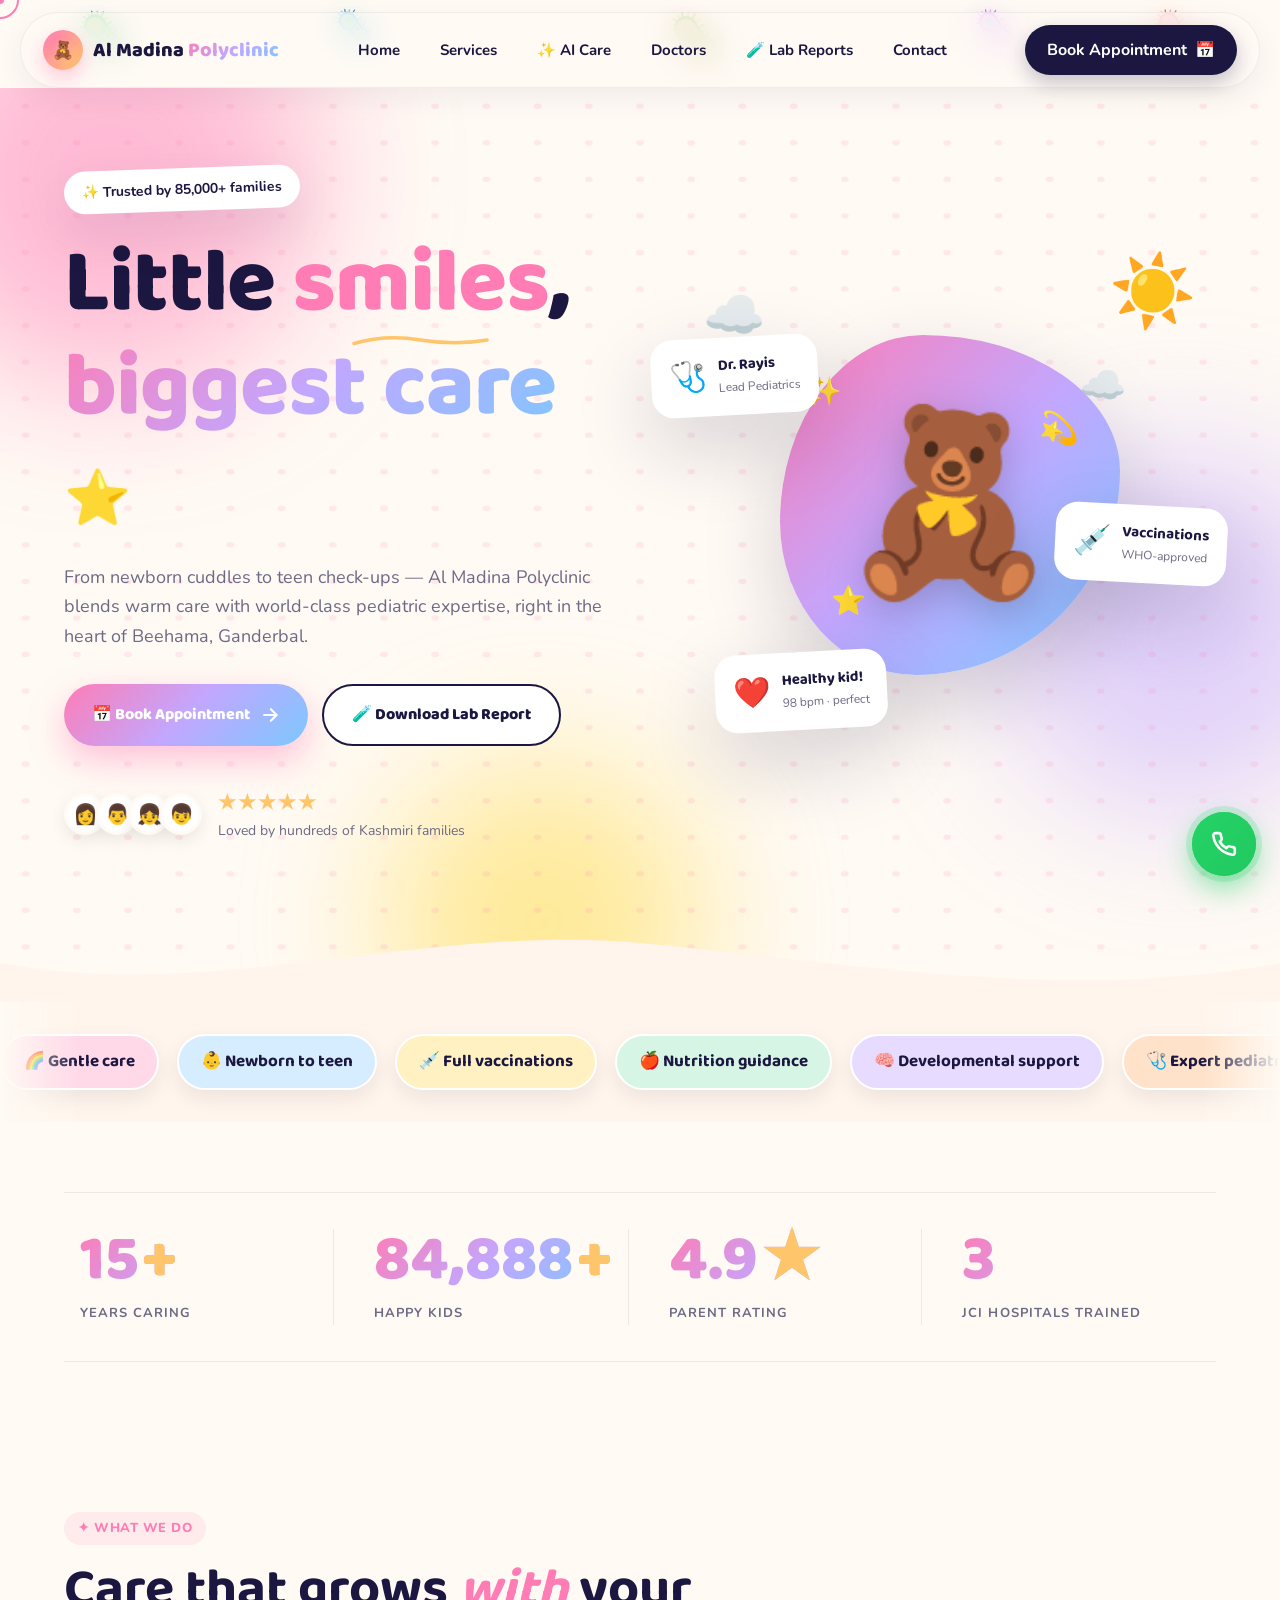
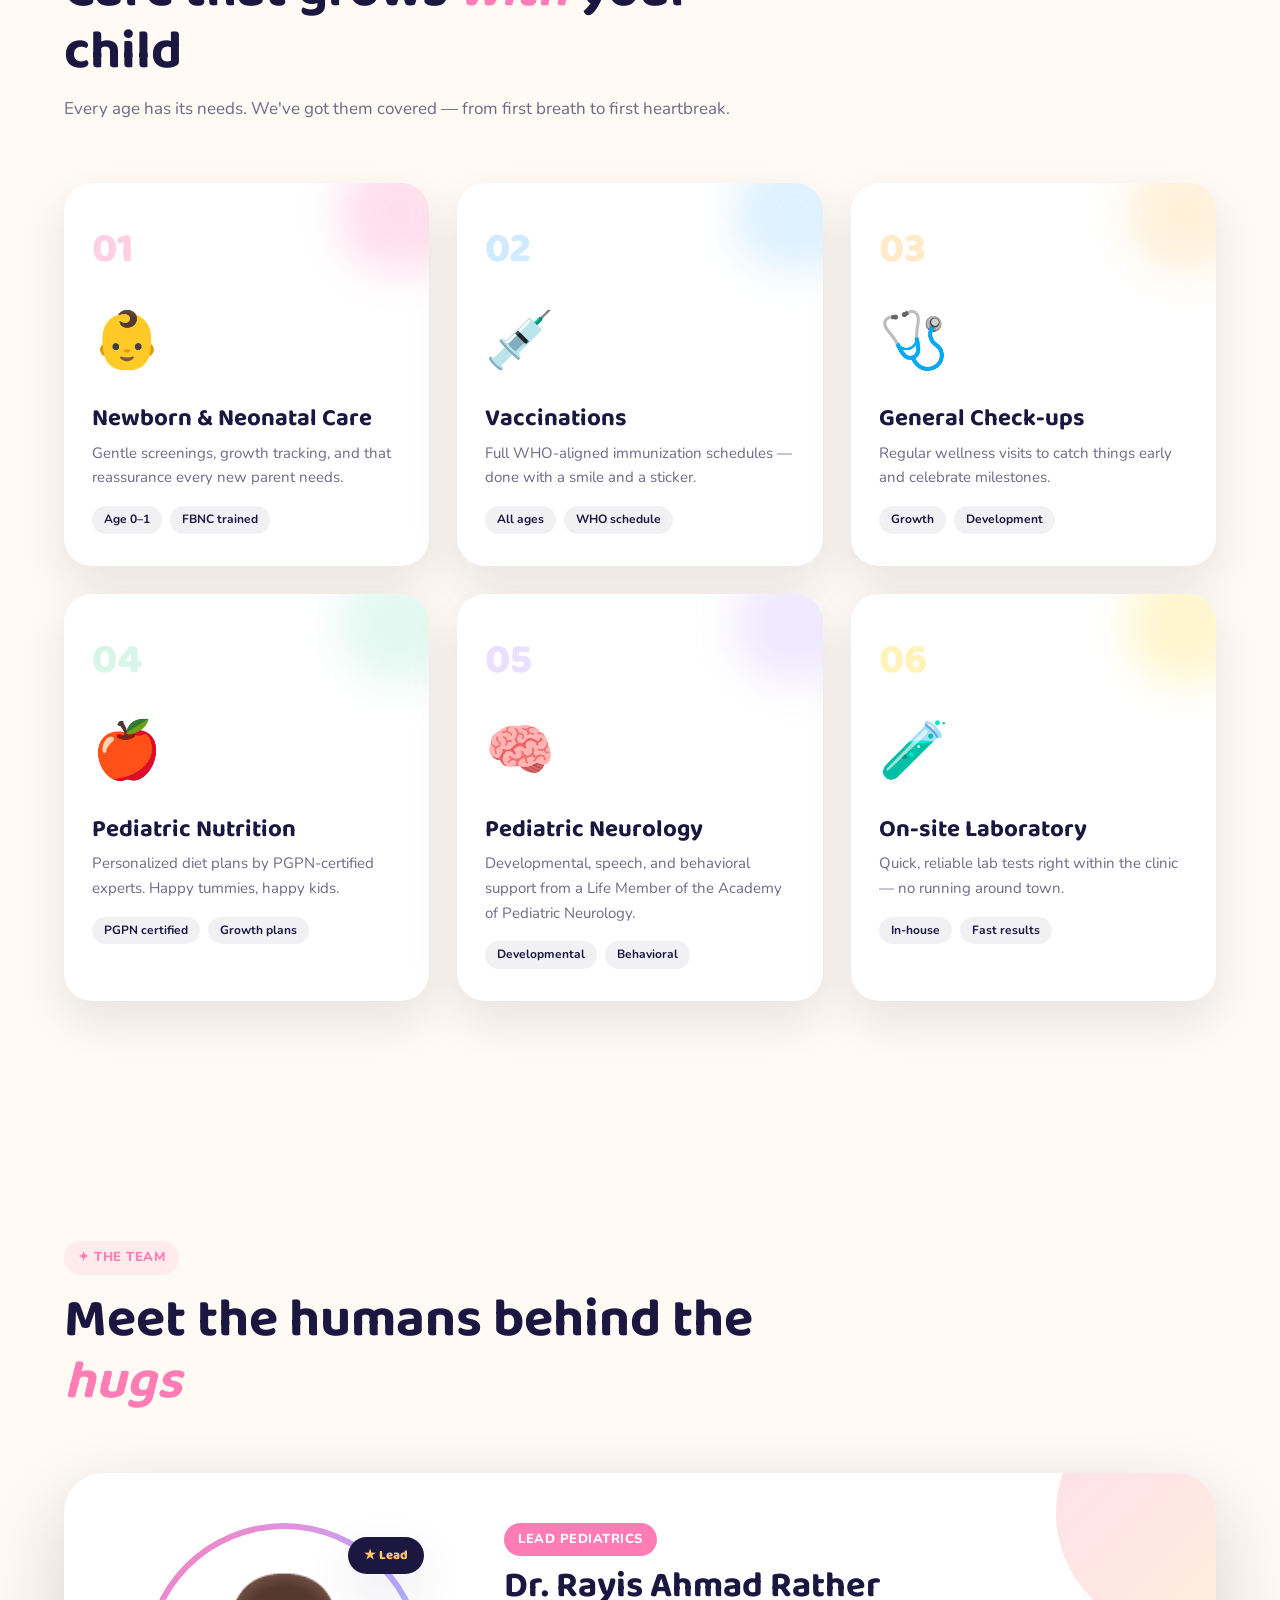
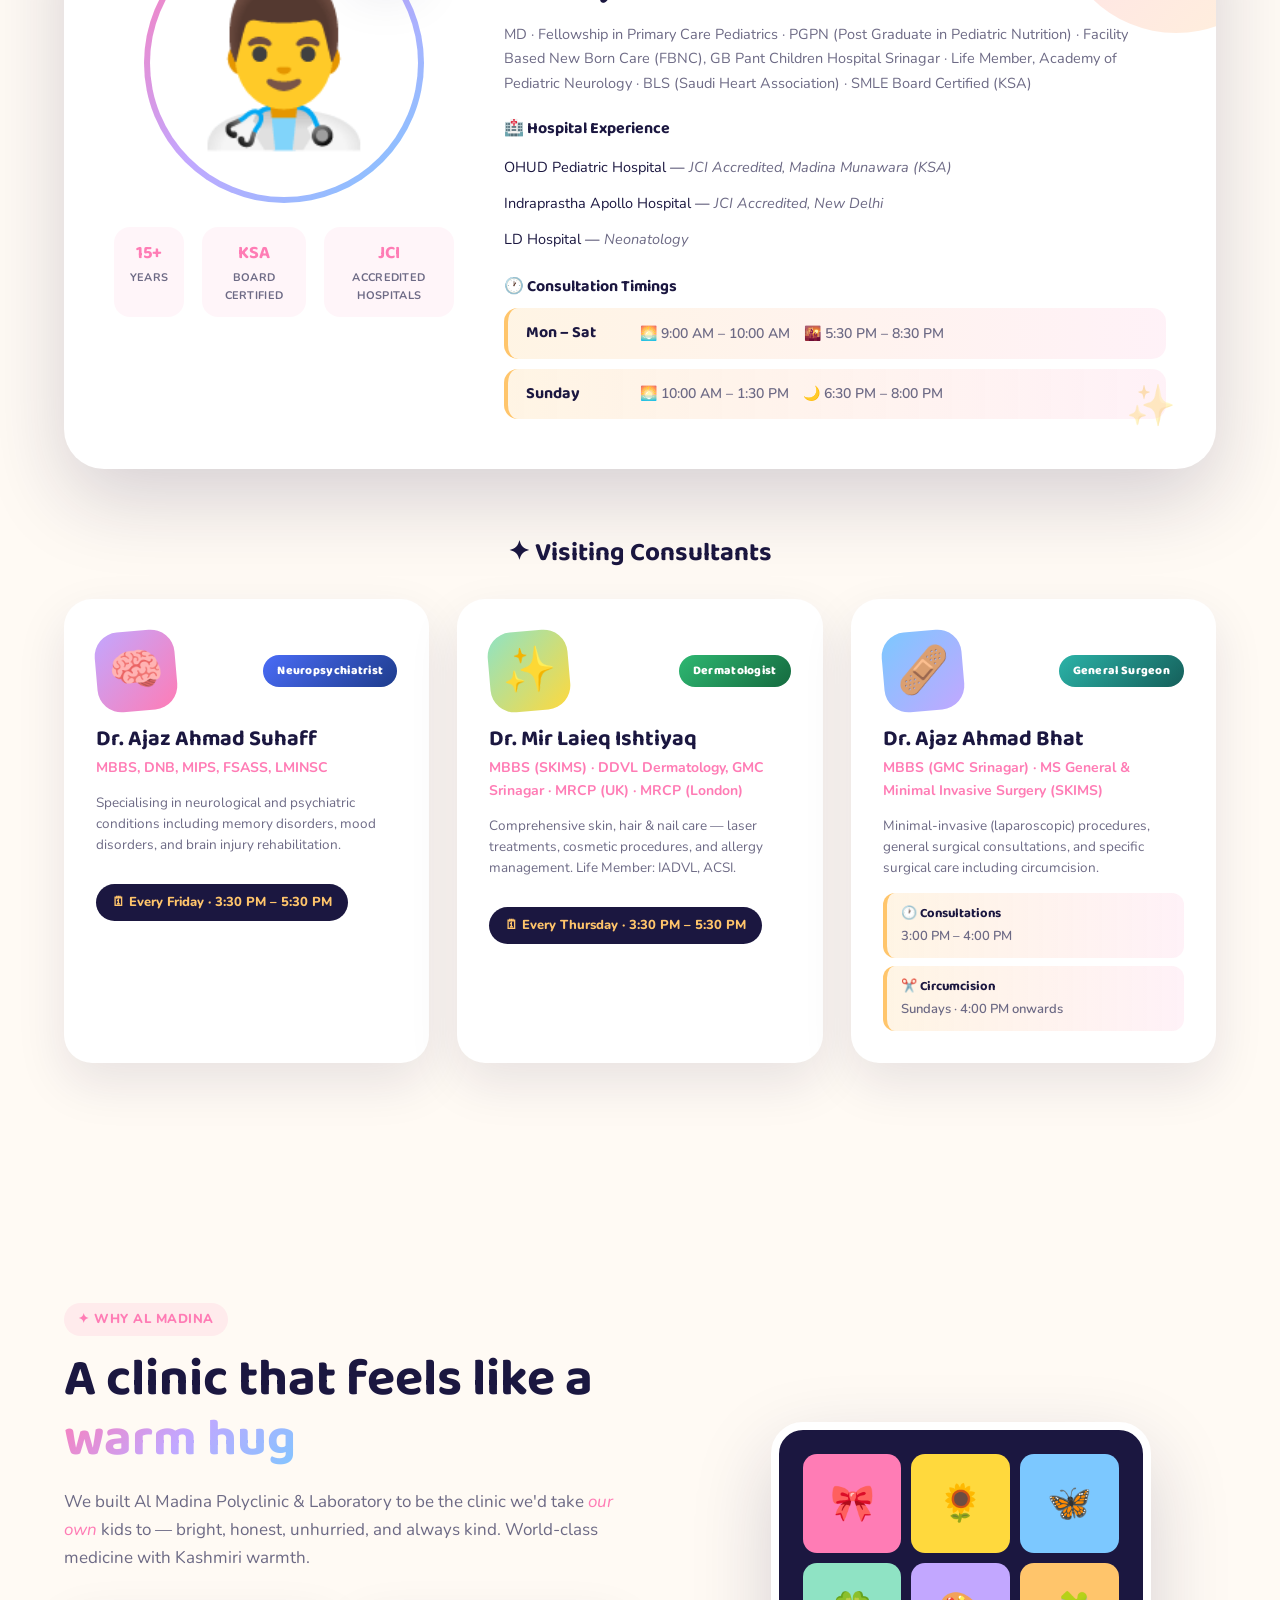
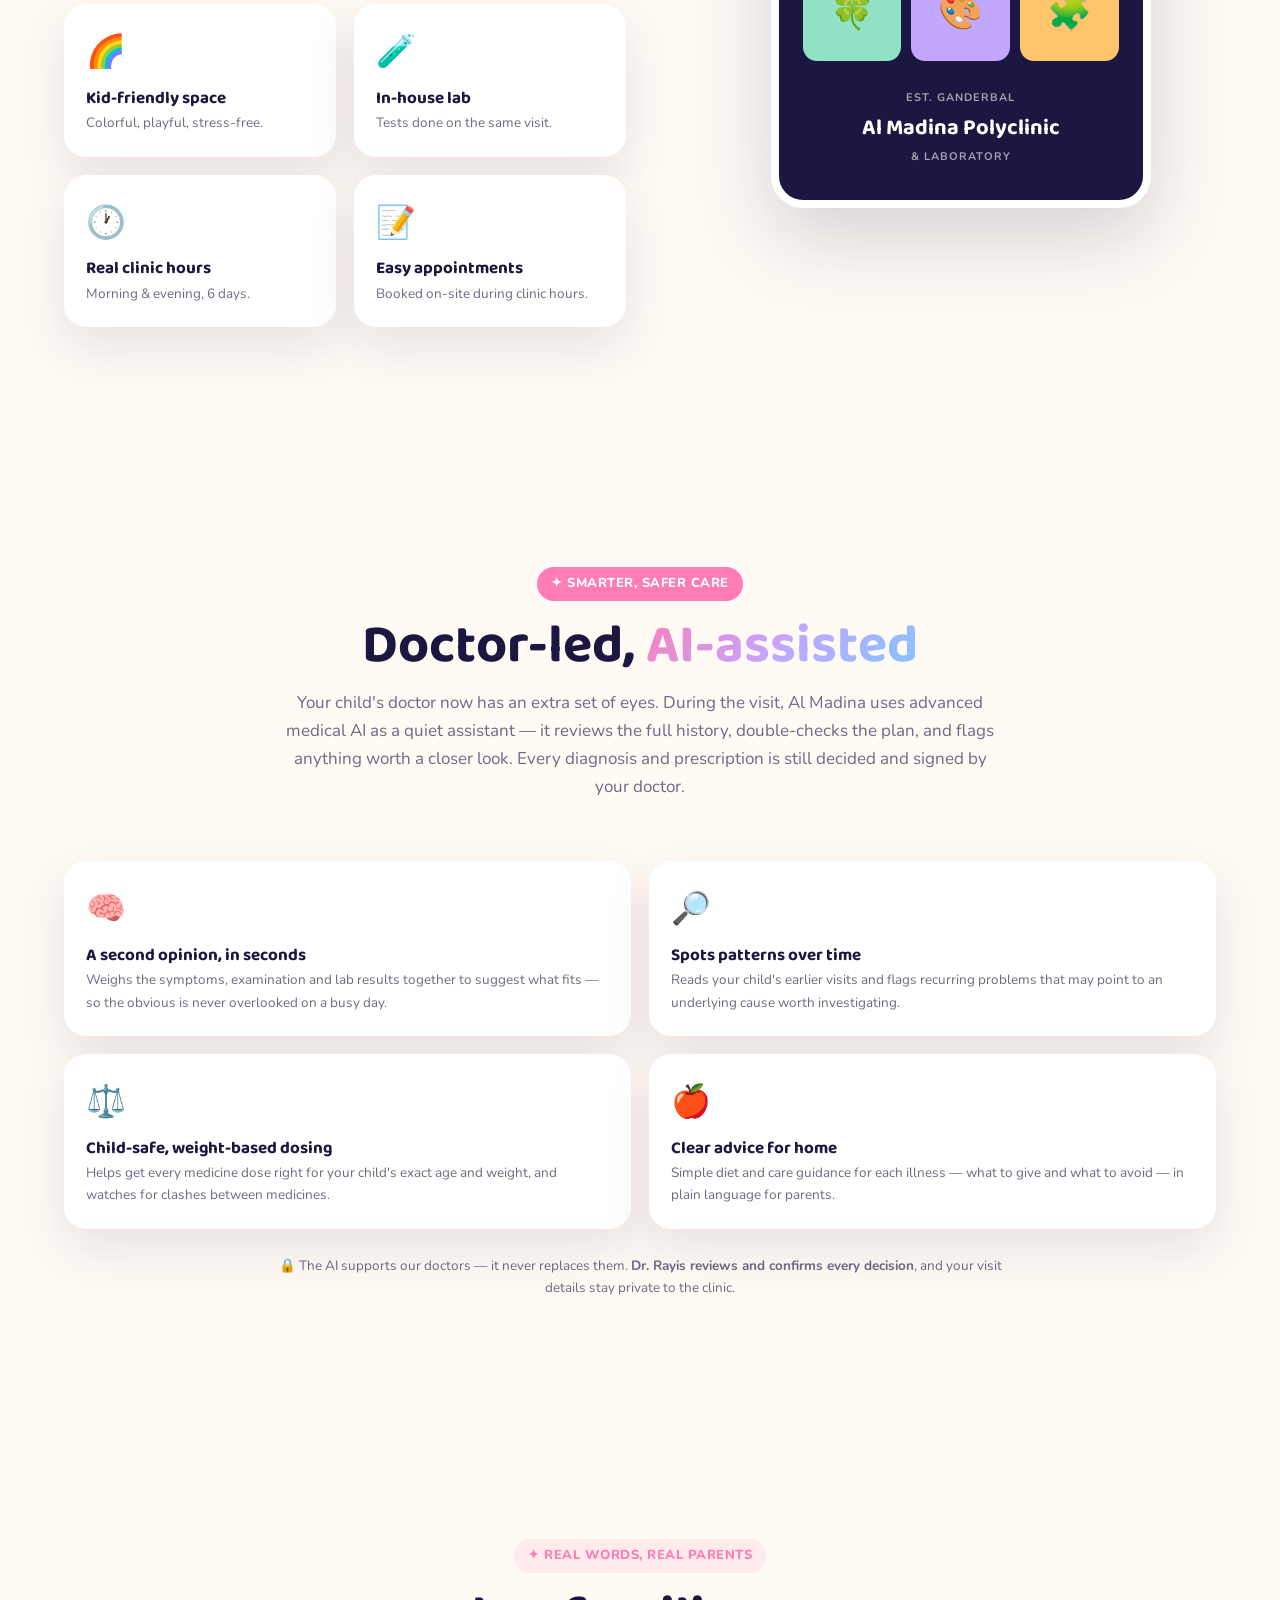
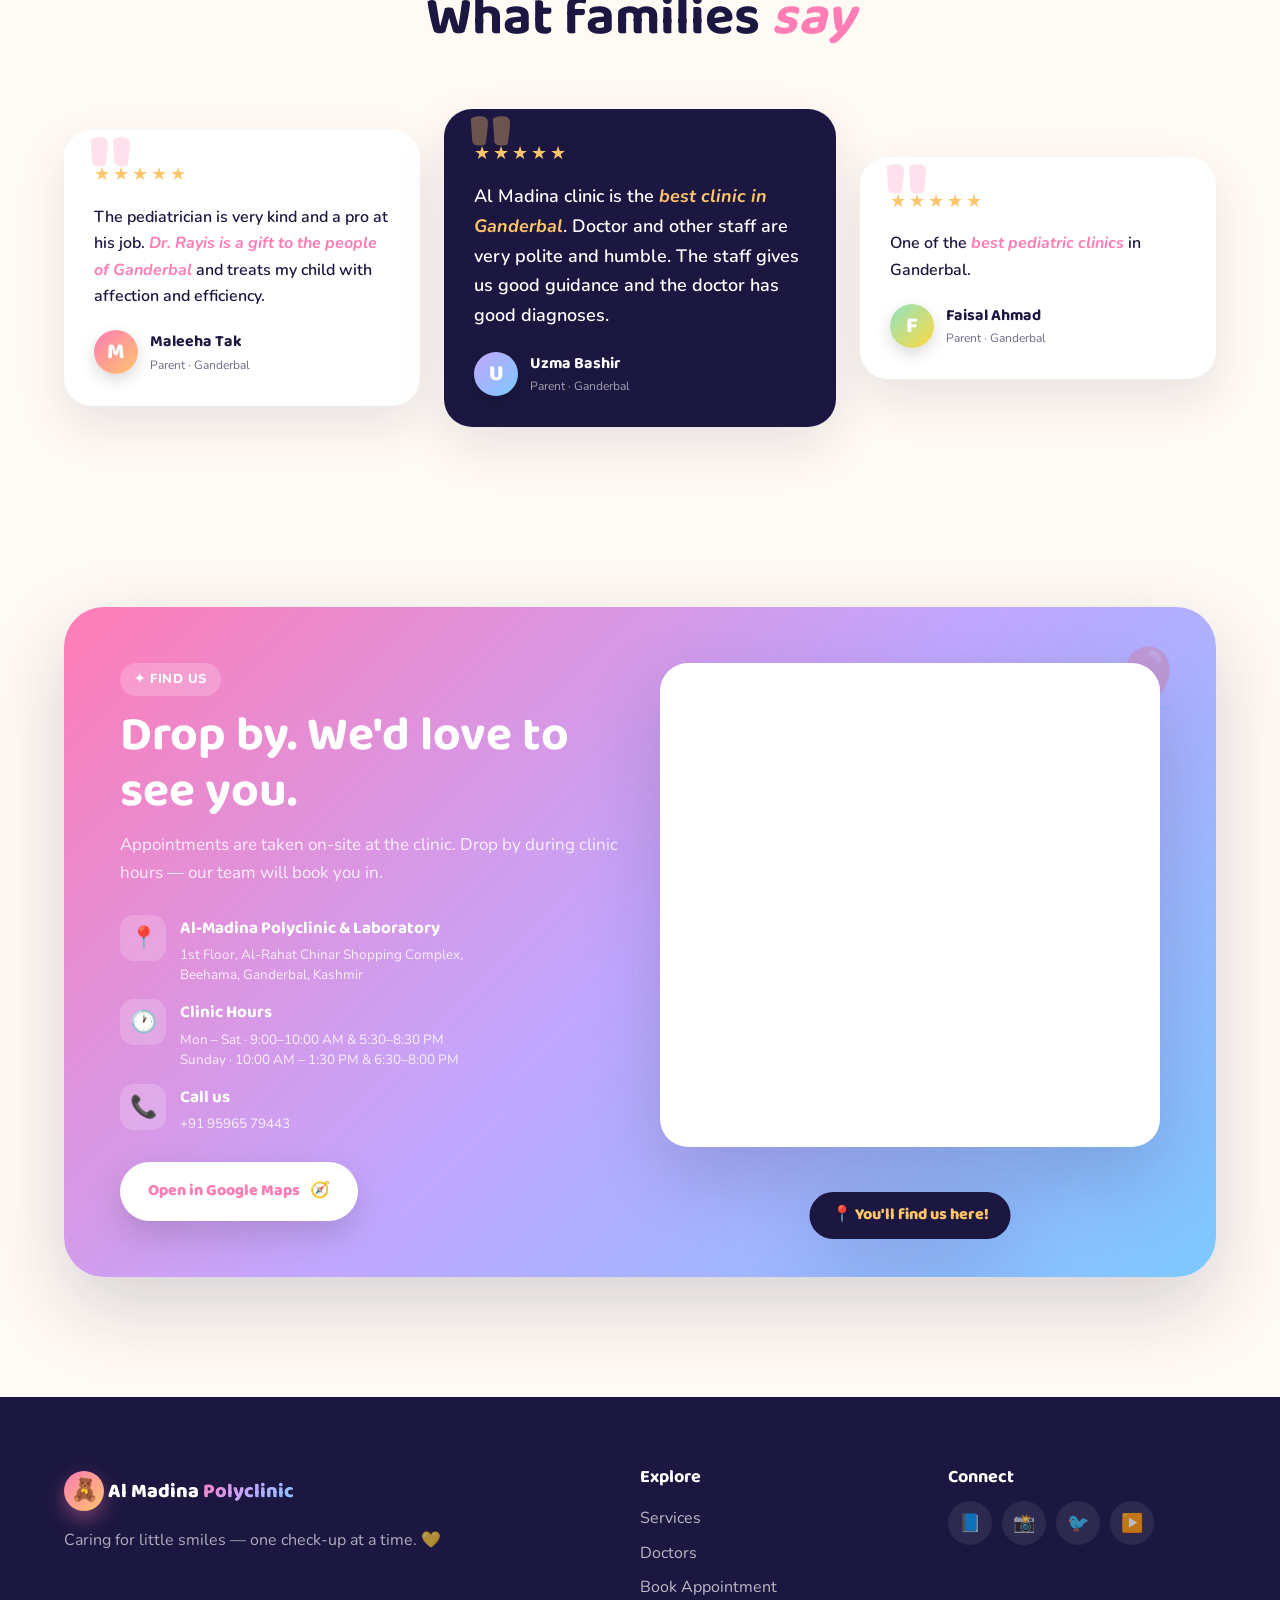
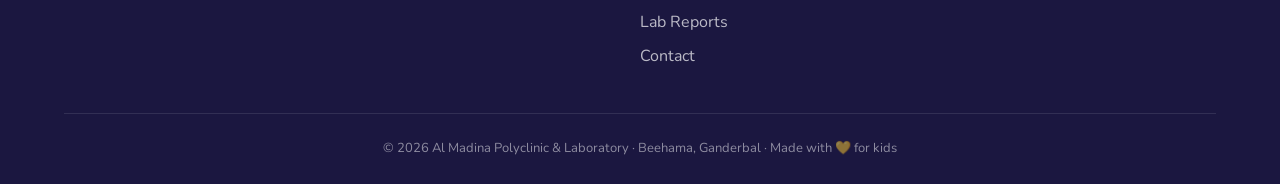
<file: index.html>
<!DOCTYPE html>
<html lang="en">
<head>
<meta charset="UTF-8" />
<meta name="viewport" content="width=device-width, initial-scale=1" />
<title>Al Madina Polyclinic — Caring for Little Smiles 🌈</title>
<link rel="preconnect" href="https://fonts.googleapis.com">
<link rel="preconnect" href="https://fonts.gstatic.com" crossorigin>
<link href="https://fonts.googleapis.com/css2?family=Baloo+2:wght@500;600;700;800&family=Nunito:wght@400;600;700&display=swap" rel="stylesheet">
<link rel="stylesheet" href="styles.css?v=3" />
</head>
<body>

<!-- Animated cursor -->
<div id="cursor-dot"></div>
<div id="cursor-ring"></div>

<!-- Floating germs — tap to zap! -->
<div class="balloons" aria-hidden="true" title="Tap the germs to zap them!">
  <span class="balloon b1">🦠</span>
  <span class="balloon b2">🦠</span>
  <span class="balloon b3">🦠</span>
  <span class="balloon b4">🦠</span>
  <span class="balloon b5">🦠</span>
</div>

<!-- Navbar -->
<header class="nav">
  <a href="#home" class="logo">
    <span class="logo-bubble">
      <svg viewBox="0 0 40 40" width="32" height="32"><circle cx="20" cy="20" r="18" fill="url(#g1)"/><defs><linearGradient id="g1" x1="0" x2="1" y1="0" y2="1"><stop stop-color="#ff7cb5"/><stop offset="1" stop-color="#ffc56b"/></linearGradient></defs><text x="20" y="27" text-anchor="middle" font-size="22">🧸</text></svg>
    </span>
    <span class="logo-text">Al Madina <em>Polyclinic</em></span>
  </a>
  <nav class="nav-links">
    <a href="#home">Home</a>
    <a href="#services">Services</a>
    <a href="#ai-care">✨ AI Care</a>
    <a href="#doctors">Doctors</a>
    <a href="report.html">🧪 Lab Reports</a>
    <a href="#contact">Contact</a>
  </nav>
  <a href="appointment.html" class="pill-btn nav-cta"><span>Book Appointment</span> 📅</a>
  <button class="menu-toggle" aria-label="Menu">☰</button>
</header>

<!-- Floating phone button -->
<a href="tel:+919596579443" class="phone-fab" aria-label="Call Al Madina Polyclinic">
  <span class="fab-glow"></span>
  <span class="fab-glow fab-glow-2"></span>
  <span class="fab-icon">
    <svg viewBox="0 0 24 24" width="26" height="26" fill="none" stroke="currentColor" stroke-width="2.4" stroke-linecap="round" stroke-linejoin="round"><path d="M22 16.92v3a2 2 0 0 1-2.18 2 19.79 19.79 0 0 1-8.63-3.07 19.5 19.5 0 0 1-6-6 19.79 19.79 0 0 1-3.07-8.67A2 2 0 0 1 4.11 2h3a2 2 0 0 1 2 1.72 12.84 12.84 0 0 0 .7 2.81 2 2 0 0 1-.45 2.11L8.09 9.91a16 16 0 0 0 6 6l1.27-1.27a2 2 0 0 1 2.11-.45 12.84 12.84 0 0 0 2.81.7A2 2 0 0 1 22 16.92z"/></svg>
  </span>
  <span class="fab-tooltip">+91 95965 79443</span>
</a>

<!-- hero -->
<section id="home" class="hero">
  <div class="hero-bg">
    <div class="orb o1"></div>
    <div class="orb o2"></div>
    <div class="orb o3"></div>
    <svg class="grid-lines" viewBox="0 0 100 100" preserveAspectRatio="none"><defs><pattern id="dots" width="4" height="4" patternUnits="userSpaceOnUse"><circle cx="2" cy="2" r="0.3" fill="#ff7cb5" opacity=".3"/></pattern></defs><rect width="100" height="100" fill="url(#dots)"/></svg>
  </div>

  <div class="hero-inner">
    <div class="hero-left">
      <div class="sticker wiggle">
        <span>✨ Trusted by 85,000+ families</span>
      </div>
      <h1 class="big-title">
        Little <span class="word-accent"><span>smiles</span><svg viewBox="0 0 200 20"><path d="M5 15 Q 50 2 100 10 T 195 10" stroke="#ffc56b" stroke-width="5" fill="none" stroke-linecap="round"/></svg></span>,<br>
        <span class="gradient-text">biggest care</span>
        <span class="star">⭐</span>
      </h1>
      <p class="lead">From newborn cuddles to teen check-ups — Al Madina Polyclinic blends warm care with world-class pediatric expertise, right in the heart of Beehama, Ganderbal.</p>

      <div class="hero-actions">
        <a href="appointment.html" class="cta-main">
          <span>📅 Book Appointment</span>
          <svg viewBox="0 0 24 24" width="20" height="20"><path d="M5 12h14M13 5l7 7-7 7" stroke="white" stroke-width="2.5" fill="none" stroke-linecap="round" stroke-linejoin="round"/></svg>
        </a>
        <a href="report.html" class="cta-ghost">🧪 Download Lab Report</a>
      </div>

      <div class="trust-row">
        <div class="avatars">
          <span>👩</span><span>👨</span><span>👧</span><span>👦</span>
        </div>
        <div>
          <strong>★★★★★</strong>
          <p>Loved by hundreds of Kashmiri families</p>
        </div>
      </div>
    </div>

    <div class="hero-right">
      <!-- Animated scene -->
      <div class="scene">
        <div class="sun">☀️</div>
        <div class="cloud c1">☁️</div>
        <div class="cloud c2">☁️</div>

        <div class="bear-wrap">
          <div class="bear-bg"></div>
          <div class="bear">🧸</div>
          <div class="sparkle sp1">✨</div>
          <div class="sparkle sp2">💫</div>
          <div class="sparkle sp3">⭐</div>
        </div>

        <div class="float-card fc-1 tilt-left">
          <span class="fc-ico">🩺</span>
          <div>
            <strong>Dr. Rayis</strong>
            <small>Lead Pediatrics</small>
          </div>
        </div>

        <div class="float-card fc-2 tilt-right">
          <span class="fc-ico">💉</span>
          <div>
            <strong>Vaccinations</strong>
            <small>WHO-approved</small>
          </div>
        </div>

        <div class="float-card fc-3 tilt-left">
          <span class="fc-ico pulse">❤️</span>
          <div>
            <strong>Healthy kid!</strong>
            <small>98 bpm · perfect</small>
          </div>
        </div>
      </div>
    </div>
  </div>

  <!-- wave divider -->
  <svg class="wave" viewBox="0 0 1440 100" preserveAspectRatio="none"><path fill="#fff5ec" d="M0,60 C240,100 480,20 720,40 C960,60 1200,100 1440,60 L1440,100 L0,100 Z"/></svg>
</section>

<!-- marquee -->
<div class="marquee">
  <div class="marquee-track">
    <span class="chip c-pink">🌈 Gentle care</span>
    <span class="chip c-blue">👶 Newborn to teen</span>
    <span class="chip c-yellow">💉 Full vaccinations</span>
    <span class="chip c-green">🍎 Nutrition guidance</span>
    <span class="chip c-purple">🧠 Developmental support</span>
    <span class="chip c-orange">🩺 Expert pediatricians</span>
    <span class="chip c-pink">🌈 Gentle care</span>
    <span class="chip c-blue">👶 Newborn to teen</span>
    <span class="chip c-yellow">💉 Full vaccinations</span>
    <span class="chip c-green">🍎 Nutrition guidance</span>
    <span class="chip c-purple">🧠 Developmental support</span>
    <span class="chip c-orange">🩺 Expert pediatricians</span>
  </div>
</div>

<!-- stats -->
<section class="stats">
  <div class="stat-grid">
    <div class="stat" data-count="15">
      <strong><span class="num">0</span><em>+</em></strong>
      <small>Years caring</small>
    </div>
    <div class="stat" data-count="85000">
      <strong><span class="num">0</span><em>+</em></strong>
      <small>Happy kids</small>
    </div>
    <div class="stat">
      <strong>4.9<em>★</em></strong>
      <small>Parent rating</small>
    </div>
    <div class="stat" data-count="3">
      <strong><span class="num">0</span></strong>
      <small>JCI hospitals trained</small>
    </div>
  </div>
</section>

<!-- services -->
<section id="services" class="services">
  <div class="sec-head">
    <span class="eyebrow">✦ What we do</span>
    <h2>Care that grows <em>with</em> your child</h2>
    <p>Every age has its needs. We've got them covered — from first breath to first heartbreak.</p>
  </div>

  <div class="service-stack">
    <article class="srv s-1">
      <div class="srv-num">01</div>
      <div class="srv-art">👶</div>
      <div>
        <h3>Newborn & Neonatal Care</h3>
        <p>Gentle screenings, growth tracking, and that reassurance every new parent needs.</p>
        <div class="srv-tags"><span>Age 0–1</span><span>FBNC trained</span></div>
      </div>
    </article>

    <article class="srv s-2">
      <div class="srv-num">02</div>
      <div class="srv-art">💉</div>
      <div>
        <h3>Vaccinations</h3>
        <p>Full WHO-aligned immunization schedules — done with a smile and a sticker.</p>
        <div class="srv-tags"><span>All ages</span><span>WHO schedule</span></div>
      </div>
    </article>

    <article class="srv s-3">
      <div class="srv-num">03</div>
      <div class="srv-art">🩺</div>
      <div>
        <h3>General Check-ups</h3>
        <p>Regular wellness visits to catch things early and celebrate milestones.</p>
        <div class="srv-tags"><span>Growth</span><span>Development</span></div>
      </div>
    </article>

    <article class="srv s-4">
      <div class="srv-num">04</div>
      <div class="srv-art">🍎</div>
      <div>
        <h3>Pediatric Nutrition</h3>
        <p>Personalized diet plans by PGPN-certified experts. Happy tummies, happy kids.</p>
        <div class="srv-tags"><span>PGPN certified</span><span>Growth plans</span></div>
      </div>
    </article>

    <article class="srv s-5">
      <div class="srv-num">05</div>
      <div class="srv-art">🧠</div>
      <div>
        <h3>Pediatric Neurology</h3>
        <p>Developmental, speech, and behavioral support from a Life Member of the Academy of Pediatric Neurology.</p>
        <div class="srv-tags"><span>Developmental</span><span>Behavioral</span></div>
      </div>
    </article>

    <article class="srv s-6">
      <div class="srv-num">06</div>
      <div class="srv-art">🧪</div>
      <div>
        <h3>On-site Laboratory</h3>
        <p>Quick, reliable lab tests right within the clinic — no running around town.</p>
        <div class="srv-tags"><span>In-house</span><span>Fast results</span></div>
      </div>
    </article>
  </div>
</section>

<!-- doctors -->
<section id="doctors" class="doctors">
  <div class="sec-head">
    <span class="eyebrow">✦ The team</span>
    <h2>Meet the humans behind the <em>hugs</em></h2>
  </div>

  <!-- Featured doctor — hero card -->
  <article class="doc-hero">
    <div class="doc-hero-left">
      <div class="doc-photo">
        <div class="doc-ring"></div>
        <div class="doc-emoji">👨‍⚕️</div>
        <span class="doc-badge">★ Lead</span>
      </div>
      <div class="doc-quick">
        <div><strong>15+</strong><small>Years</small></div>
        <div><strong>KSA</strong><small>Board Certified</small></div>
        <div><strong>JCI</strong><small>Accredited hospitals</small></div>
      </div>
    </div>
    <div class="doc-hero-right">
      <span class="eyebrow pink">Lead Pediatrics</span>
      <h3>Dr. Rayis Ahmad Rather</h3>
      <p class="doc-bio">MD · Fellowship in Primary Care Pediatrics · PGPN (Post Graduate in Pediatric Nutrition) · Facility Based New Born Care (FBNC), GB Pant Children Hospital Srinagar · Life Member, Academy of Pediatric Neurology · BLS (Saudi Heart Association) · SMLE Board Certified (KSA)</p>

      <div class="doc-block">
        <h5>🏥 Hospital Experience</h5>
        <ul>
          <li>OHUD Pediatric Hospital — <em>JCI Accredited, Madina Munawara (KSA)</em></li>
          <li>Indraprastha Apollo Hospital — <em>JCI Accredited, New Delhi</em></li>
          <li>LD Hospital — <em>Neonatology</em></li>
        </ul>
      </div>

      <div class="doc-block">
        <h5>🕐 Consultation Timings</h5>
        <div class="tt">
          <div class="tt-row">
            <strong>Mon – Sat</strong>
            <span class="slot">🌅 9:00 AM – 10:00 AM</span>
            <span class="slot">🌇 5:30 PM – 8:30 PM</span>
          </div>
          <div class="tt-row">
            <strong>Sunday</strong>
            <span class="slot">🌅 10:00 AM – 1:30 PM</span>
            <span class="slot">🌙 6:30 PM – 8:00 PM</span>
          </div>
        </div>
      </div>
    </div>
  </article>

  <h3 class="mini-head">✦ Visiting Consultants</h3>
  <div class="doc-trio">

    <article class="doc-card">
      <div class="dc-top">
        <div class="dc-avatar dc-a1">🧠</div>
        <span class="dc-tag tag-blue">Neuropsychiatrist</span>
      </div>
      <h4>Dr. Ajaz Ahmad Suhaff</h4>
      <p class="dc-role">MBBS, DNB, MIPS, FSASS, LMINSC</p>
      <p class="dc-desc">Specialising in neurological and psychiatric conditions including memory disorders, mood disorders, and brain injury rehabilitation.</p>
      <div class="dc-when">🗓 Every Friday · 3:30 PM – 5:30 PM</div>
    </article>

    <article class="doc-card">
      <div class="dc-top">
        <div class="dc-avatar dc-a3">✨</div>
        <span class="dc-tag tag-green">Dermatologist</span>
      </div>
      <h4>Dr. Mir Laieq Ishtiyaq</h4>
      <p class="dc-role">MBBS (SKIMS) · DDVL Dermatology, GMC Srinagar · MRCP (UK) · MRCP (London)</p>
      <p class="dc-desc">Comprehensive skin, hair &amp; nail care — laser treatments, cosmetic procedures, and allergy management. Life Member: IADVL, ACSI.</p>
      <div class="dc-when">🗓 Every Thursday · 3:30 PM – 5:30 PM</div>
    </article>

    <article class="doc-card">
      <div class="dc-top">
        <div class="dc-avatar dc-a2">🩹</div>
        <span class="dc-tag tag-teal">General Surgeon</span>
      </div>
      <h4>Dr. Ajaz Ahmad Bhat</h4>
      <p class="dc-role">MBBS (GMC Srinagar) · MS General &amp; Minimal Invasive Surgery (SKIMS)</p>
      <p class="dc-desc">Minimal-invasive (laparoscopic) procedures, general surgical consultations, and specific surgical care including circumcision.</p>
      <div class="dc-schedule">
        <div><strong>🕐 Consultations</strong><span>3:00 PM – 4:00 PM</span></div>
        <div><strong>✂️ Circumcision</strong><span>Sundays · 4:00 PM onwards</span></div>
      </div>
    </article>

  </div>
</section>

<!-- about / why -->
<section id="about" class="about">
  <div class="about-grid">
    <div class="about-copy">
      <span class="eyebrow">✦ Why Al Madina</span>
      <h2>A clinic that feels like a <span class="gradient-text">warm hug</span></h2>
      <p>We built Al Madina Polyclinic & Laboratory to be the clinic we'd take <em>our own</em> kids to — bright, honest, unhurried, and always kind. World-class medicine with Kashmiri warmth.</p>

      <div class="why-grid">
        <div class="why"><span>🌈</span><h5>Kid-friendly space</h5><p>Colorful, playful, stress-free.</p></div>
        <div class="why"><span>🧪</span><h5>In-house lab</h5><p>Tests done on the same visit.</p></div>
        <div class="why"><span>🕐</span><h5>Real clinic hours</h5><p>Morning & evening, 6 days.</p></div>
        <div class="why"><span>📝</span><h5>Easy appointments</h5><p>Booked on-site during clinic hours.</p></div>
      </div>
    </div>

    <div class="about-art">
      <div class="poster">
        <div class="poster-grid">
          <div class="p-cell c-pink">🎀</div>
          <div class="p-cell c-yellow">🌻</div>
          <div class="p-cell c-blue">🦋</div>
          <div class="p-cell c-green">🍀</div>
          <div class="p-cell c-purple">🎨</div>
          <div class="p-cell c-orange">🧩</div>
        </div>
        <div class="poster-label">
          <small>Est. Ganderbal</small>
          <strong>Al Madina Polyclinic</strong>
          <small>& Laboratory</small>
        </div>
      </div>
    </div>
  </div>
</section>

<!-- AI-assisted care -->
<section id="ai-care" class="about">
  <div class="sec-head center">
    <span class="eyebrow pink">✦ Smarter, safer care</span>
    <h2>Doctor-led, <span class="gradient-text">AI-assisted</span></h2>
    <p>Your child's doctor now has an extra set of eyes. During the visit, Al Madina uses advanced medical AI as a quiet assistant — it reviews the full history, double-checks the plan, and flags anything worth a closer look. Every diagnosis and prescription is still decided and signed by your doctor.</p>
  </div>

  <div class="why-grid">
    <div class="why"><span>🧠</span><h5>A second opinion, in seconds</h5><p>Weighs the symptoms, examination and lab results together to suggest what fits — so the obvious is never overlooked on a busy day.</p></div>
    <div class="why"><span>🔎</span><h5>Spots patterns over time</h5><p>Reads your child's earlier visits and flags recurring problems that may point to an underlying cause worth investigating.</p></div>
    <div class="why"><span>⚖️</span><h5>Child-safe, weight-based dosing</h5><p>Helps get every medicine dose right for your child's exact age and weight, and watches for clashes between medicines.</p></div>
    <div class="why"><span>🍎</span><h5>Clear advice for home</h5><p>Simple diet and care guidance for each illness — what to give and what to avoid — in plain language for parents.</p></div>
  </div>

  <p style="text-align:center; color:var(--muted); font-size:13.5px; max-width:760px; margin:26px auto 0;">🔒 The AI supports our doctors — it never replaces them. <strong>Dr. Rayis reviews and confirms every decision</strong>, and your visit details stay private to the clinic.</p>
</section>

<!-- testimonials -->
<section class="testimonials">
  <div class="sec-head center">
    <span class="eyebrow">✦ Real words, real parents</span>
    <h2>What families <em>say</em></h2>
  </div>

  <div class="t-cards">
    <article class="t-card tilt-left">
      <div class="r-quote">"</div>
      <div class="t-stars">★★★★★</div>
      <p>The pediatrician is very kind and a pro at his job. <em>Dr. Rayis is a gift to the people of Ganderbal</em> and treats my child with affection and efficiency.</p>
      <footer>
        <span class="r-avatar" style="background: linear-gradient(135deg, #ff7cb5, #ffc56b);">M</span>
        <div><strong>Maleeha Tak</strong><small>Parent · Ganderbal</small></div>
      </footer>
    </article>

    <article class="t-card tilt-right big">
      <div class="r-quote">"</div>
      <div class="t-stars">★★★★★</div>
      <p>Al Madina clinic is the <em>best clinic in Ganderbal</em>. Doctor and other staff are very polite and humble. The staff gives us good guidance and the doctor has good diagnoses.</p>
      <footer>
        <span class="r-avatar" style="background: linear-gradient(135deg, #c2a7ff, #7cc8ff);">U</span>
        <div><strong>Uzma Bashir</strong><small>Parent · Ganderbal</small></div>
      </footer>
    </article>

    <article class="t-card tilt-left">
      <div class="r-quote">"</div>
      <div class="t-stars">★★★★★</div>
      <p>One of the <em>best pediatric clinics</em> in Ganderbal.</p>
      <footer>
        <span class="r-avatar" style="background: linear-gradient(135deg, #8fe3c4, #ffd93d);">F</span>
        <div><strong>Faisal Ahmad</strong><small>Parent · Ganderbal</small></div>
      </footer>
    </article>
  </div>
</section>

<!-- contact / map -->
<section id="contact" class="contact">
  <div class="contact-wrap">
    <div class="contact-left">
      <span class="eyebrow white">✦ Find us</span>
      <h2>Drop by. We'd love to see you.</h2>
      <p class="contact-lead">Appointments are taken on-site at the clinic. Drop by during clinic hours — our team will book you in.</p>

      <ul class="c-info">
        <li>
          <span class="c-ico">📍</span>
          <div>
            <strong>Al-Madina Polyclinic & Laboratory</strong>
            <small>1st Floor, Al-Rahat Chinar Shopping Complex,<br>Beehama, Ganderbal, Kashmir</small>
          </div>
        </li>
        <li>
          <span class="c-ico">🕐</span>
          <div>
            <strong>Clinic Hours</strong>
            <small>Mon – Sat · 9:00–10:00 AM &amp; 5:30–8:30 PM<br>Sunday · 10:00 AM – 1:30 PM &amp; 6:30–8:00 PM</small>
          </div>
        </li>
        <li>
          <span class="c-ico">📞</span>
          <div>
            <strong>Call us</strong>
            <small>+91 95965 79443</small>
          </div>
        </li>
      </ul>

      <a class="cta-main light" target="_blank" rel="noopener" href="https://www.google.com/maps/search/?api=1&query=34.218357,74.779436">
        <span>Open in Google Maps</span> 🧭
      </a>
    </div>

    <div class="contact-right">
      <div class="map-card">
        <iframe
          src="https://www.google.com/maps?q=Al+Madina+Polyclinic+%26+Laboratory+Ganderbal&ll=34.218357,74.779436&z=17&output=embed"
          loading="lazy"
          referrerpolicy="no-referrer-when-downgrade"
          allowfullscreen
          title="Al Madina Polyclinic map"></iframe>
      </div>
      <div class="map-sticker">📍 You'll find us here!</div>
    </div>
  </div>
</section>

<!-- footer -->
<footer class="footer">
  <div class="foot-top">
    <div>
      <a href="#home" class="logo">
        <span class="logo-bubble">🧸</span>
        <span class="logo-text">Al Madina <em>Polyclinic</em></span>
      </a>
      <p>Caring for little smiles — one check-up at a time. 💛</p>
    </div>
    <div>
      <h5>Explore</h5>
      <a href="#services">Services</a>
      <a href="#doctors">Doctors</a>
      <a href="appointment.html">Book Appointment</a>
      <a href="report.html">Lab Reports</a>
      <a href="#contact">Contact</a>
    </div>
    <div>
      <h5>Connect</h5>
      <div class="socials">
        <a href="#" aria-label="Facebook">📘</a>
        <a href="#" aria-label="Instagram">📸</a>
        <a href="#" aria-label="Twitter">🐦</a>
        <a href="#" aria-label="YouTube">▶️</a>
      </div>
    </div>
  </div>
  <div class="foot-bot">© 2026 Al Madina Polyclinic & Laboratory · Beehama, Ganderbal · Made with 💛 for kids</div>
</footer>

<script src="script.js?v=5"></script>
</body>
</html>
</file>
<file: styles.css>
/* almadinapolyclinic — main stylesheet */
* { margin: 0; padding: 0; box-sizing: border-box; }
:root {
  --pink:   #ff7cb5;
  --peach:  #ffc56b;
  --sky:    #7cc8ff;
  --mint:   #8fe3c4;
  --lilac:  #c2a7ff;
  --sun:    #ffd93d;
  --ink:    #1b1740;
  --muted:  #6d6a85;
  --cream:  #fff5ec;
  --paper:  #fffaf4;
  --card:   #ffffff;
  --shadow: 0 20px 50px rgba(27, 23, 64, .10);
  --shadow-lg: 0 30px 80px rgba(27, 23, 64, .18);
  --grad: linear-gradient(135deg, #ff7cb5 0%, #c2a7ff 50%, #7cc8ff 100%);
  --grad-warm: linear-gradient(135deg, #ff7cb5 0%, #ffc56b 100%);
}

html { scroll-behavior: smooth; }
body {
  font-family: 'Nunito', sans-serif;
  color: var(--ink);
  background: var(--paper);
  overflow-x: hidden;
  line-height: 1.65;
  cursor: none;
}
h1,h2,h3,h4,h5 { font-family: 'Baloo 2', sans-serif; line-height: 1.15; font-weight: 700; }
a { color: inherit; text-decoration: none; }
em { font-style: italic; color: var(--pink); }

/* cursor */
#cursor-dot, #cursor-ring {
  position: fixed; top: 0; left: 0; pointer-events: none;
  z-index: 9999; border-radius: 50%; transform: translate(-50%,-50%);
  transition: opacity .2s;
}
#cursor-dot { width: 8px; height: 8px; background: var(--pink); }
#cursor-ring { width: 38px; height: 38px; border: 2px solid var(--pink); transition: transform .18s ease-out, width .2s, height .2s, background .2s; }
#cursor-ring.hover { width: 60px; height: 60px; background: rgba(255,124,181,.15); border-color: var(--pink); }
@media (max-width: 900px) { #cursor-dot, #cursor-ring { display: none; } body { cursor: auto; } }

/* floating germs */
.balloons { position: fixed; inset: 0; pointer-events: none; z-index: 45; overflow: hidden; }
.balloon {
  position: absolute; font-size: 40px; opacity: .95;
  animation: drift-germ 16s linear infinite;
  pointer-events: auto; cursor: pointer;
  transition: transform .15s, filter .2s;
  user-select: none;
  filter: drop-shadow(0 6px 10px rgba(124, 200, 255, .4));
  will-change: transform;
}
.balloon:hover { transform: scale(1.3) rotate(15deg); filter: drop-shadow(0 8px 16px rgba(255, 124, 181, .6)); }
.balloon.popping { animation: zap .5s forwards; pointer-events: none; }
@keyframes zap {
  0%   { transform: scale(1) rotate(0); opacity: 1; filter: drop-shadow(0 0 0 #fff); }
  30%  { transform: scale(1.8) rotate(-20deg); opacity: 1; filter: drop-shadow(0 0 20px var(--pink)) brightness(1.5); }
  100% { transform: scale(0) rotate(180deg); opacity: 0; }
}
@keyframes drift-germ {
  0%   { transform: translate(0, 110vh) rotate(0); opacity: 0; }
  10%  { opacity: .9; }
  25%  { transform: translate(20px, 70vh) rotate(90deg); }
  50%  { transform: translate(-15px, 40vh) rotate(180deg); }
  75%  { transform: translate(25px, 20vh) rotate(270deg); }
  90%  { opacity: .85; }
  100% { transform: translate(0, -15vh) rotate(360deg); opacity: 0; }
}
.pop-burst {
  position: fixed; pointer-events: none; z-index: 3;
  font-family: 'Baloo 2', sans-serif; font-weight: 800; font-size: 22px;
  color: var(--pink); transform: translate(-50%,-50%);
  animation: burst .7s forwards;
}
@keyframes burst {
  0%   { transform: translate(-50%,-50%) scale(.5); opacity: 0; }
  30%  { transform: translate(-50%,-80%) scale(1.2); opacity: 1; }
  100% { transform: translate(-50%,-140%) scale(.9); opacity: 0; }
}
.pop-score {
  position: fixed; top: 80px; right: 20px; z-index: 60;
  background: var(--ink); color: var(--peach);
  padding: 10px 18px; border-radius: 999px;
  font-family: 'Baloo 2', sans-serif; font-weight: 800; font-size: 15px;
  box-shadow: var(--shadow-lg);
  display: flex; align-items: center; gap: 8px;
  opacity: 0; transform: translateY(-10px); transition: opacity .3s, transform .3s;
  pointer-events: none;
}
.pop-score.show { opacity: 1; transform: translateY(0); }
.b1 { left: 6%;   animation-delay: 0s;   font-size: 42px; }
.b2 { left: 26%;  animation-delay: -4s;  font-size: 34px; animation-duration: 14s; filter: hue-rotate(70deg) drop-shadow(0 6px 10px rgba(140, 240, 180, .5)); }
.b3 { left: 52%;  animation-delay: -9s;  font-size: 46px; animation-duration: 18s; filter: hue-rotate(-50deg) drop-shadow(0 6px 10px rgba(255, 140, 200, .5)); }
.b4 { left: 76%;  animation-delay: -12s; font-size: 36px; animation-duration: 15s; filter: hue-rotate(150deg) drop-shadow(0 6px 10px rgba(180, 140, 255, .5)); }
.b5 { left: 90%;  animation-delay: -6s;  font-size: 38px; animation-duration: 17s; filter: hue-rotate(220deg) drop-shadow(0 6px 10px rgba(255, 200, 120, .5)); }

/* navbar */
.nav {
  position: sticky; top: 12px; z-index: 50;
  display: flex; align-items: center; justify-content: space-between;
  margin: 12px 20px 0;
  padding: 12px 22px;
  background: rgba(255, 250, 244, .75);
  backdrop-filter: blur(16px);
  border: 1px solid rgba(27,23,64,.06);
  border-radius: 999px;
  box-shadow: 0 10px 30px rgba(27,23,64,.06);
}
.logo { display: flex; align-items: center; gap: 10px; font-weight: 800; font-size: 20px; font-family: 'Baloo 2', sans-serif; }
.logo-bubble { display: inline-flex; align-items: center; justify-content: center; width: 40px; height: 40px; font-size: 22px; background: var(--grad-warm); border-radius: 50%; box-shadow: 0 8px 20px rgba(255,124,181,.4); }
.logo-text em { background: var(--grad); -webkit-background-clip: text; background-clip: text; color: transparent; font-style: normal; }
.nav-links { display: flex; gap: 8px; }
.nav-links a {
  padding: 8px 16px; border-radius: 999px; font-weight: 700; font-size: 15px;
  transition: background .2s, color .2s, transform .2s;
}
.nav-links a:hover { background: var(--ink); color: white; transform: translateY(-2px); }
.pill-btn {
  display: inline-flex; align-items: center; gap: 8px;
  padding: 12px 22px; border-radius: 999px;
  background: var(--ink); color: white; font-weight: 700;
  transition: transform .2s, box-shadow .2s;
  box-shadow: 0 8px 20px rgba(27,23,64,.25);
}
.pill-btn:hover { transform: translateY(-3px); box-shadow: 0 14px 30px rgba(27,23,64,.35); }
/* floating call button */
.phone-fab {
  position: fixed;
  right: 24px; bottom: 24px;
  z-index: 60;
  width: 64px; height: 64px;
  display: inline-flex; align-items: center; justify-content: center;
  background: linear-gradient(135deg, #25d366 0%, #16a34a 100%);
  color: white;
  border-radius: 50%;
  box-shadow:
    0 12px 30px rgba(37, 211, 102, 0.55),
    0 0 0 6px rgba(37, 211, 102, 0.18);
  cursor: pointer;
  transition: transform .25s cubic-bezier(.2,.8,.3,1), box-shadow .25s;
  animation: fab-float 2.6s ease-in-out infinite;
}
.phone-fab:hover {
  transform: scale(1.1) rotate(-8deg);
  box-shadow:
    0 18px 40px rgba(37, 211, 102, 0.7),
    0 0 0 8px rgba(37, 211, 102, 0.25);
}
@keyframes fab-float {
  0%, 100% { transform: translateY(0); }
  50%      { transform: translateY(-6px); }
}
.fab-icon {
  position: relative; z-index: 2;
  display: inline-flex;
  animation: fab-shake 2.6s ease-in-out infinite;
}
@keyframes fab-shake {
  0%, 50%, 100%  { transform: rotate(0); }
  10%, 30%       { transform: rotate(-18deg); }
  20%, 40%       { transform: rotate(18deg); }
}
.fab-glow {
  position: absolute; inset: 0; border-radius: 50%;
  background: rgba(37, 211, 102, .55);
  animation: fab-pulse 2s ease-out infinite;
  pointer-events: none;
}
.fab-glow-2 { animation-delay: -1s; }
@keyframes fab-pulse {
  0%   { transform: scale(1); opacity: .7; }
  80%  { transform: scale(2);  opacity: 0; }
  100% { transform: scale(2);  opacity: 0; }
}
.fab-tooltip {
  position: absolute;
  right: calc(100% + 12px); top: 50%; transform: translateY(-50%) translateX(8px);
  background: var(--ink); color: white;
  padding: 9px 14px; border-radius: 999px;
  font-size: 13px; font-weight: 700;
  white-space: nowrap;
  box-shadow: 0 8px 24px rgba(27,23,64,.25);
  opacity: 0; pointer-events: none;
  transition: opacity .25s, transform .25s;
}
.fab-tooltip::after {
  content: ''; position: absolute; right: -5px; top: 50%; transform: translateY(-50%) rotate(45deg);
  width: 10px; height: 10px; background: var(--ink);
}
.phone-fab:hover .fab-tooltip {
  opacity: 1; transform: translateY(-50%) translateX(0);
}
@media (max-width: 600px) {
  .phone-fab { right: 16px; bottom: 16px; width: 58px; height: 58px; }
  .fab-tooltip { font-size: 12px; padding: 8px 12px; }
}
@media (prefers-reduced-motion: reduce) {
  .phone-fab, .fab-icon, .fab-glow { animation: none; }
}
.menu-toggle { display: none; background: none; border: none; font-size: 26px; cursor: none; }

/* buttons */
.cta-main, .cta-ghost {
  display: inline-flex; align-items: center; gap: 10px;
  padding: 16px 28px; border-radius: 999px;
  font-weight: 800; font-family: 'Baloo 2', sans-serif; font-size: 16px;
  transition: transform .2s, box-shadow .2s;
}
.cta-main {
  background: var(--grad);
  color: white;
  box-shadow: 0 14px 35px rgba(255,124,181,.45);
}
.cta-main:hover { transform: translateY(-4px) rotate(-1deg); box-shadow: 0 20px 40px rgba(255,124,181,.55); }
.cta-main.light { background: white; color: var(--pink); box-shadow: 0 14px 35px rgba(0,0,0,.15); }
.cta-main.light:hover { color: var(--ink); }
.cta-ghost {
  background: white; border: 2px solid var(--ink); color: var(--ink);
}
.cta-ghost:hover { background: var(--ink); color: white; transform: translateY(-4px); }

/* eyebrows + helpers */
.eyebrow {
  display: inline-block; padding: 6px 14px; border-radius: 999px;
  background: rgba(255,124,181,.12); color: var(--pink);
  font-size: 13px; font-weight: 800; letter-spacing: .5px;
  text-transform: uppercase;
}
.eyebrow.white { background: rgba(255,255,255,.2); color: white; }
.eyebrow.pink { background: var(--pink); color: white; }
.gradient-text { background: var(--grad); -webkit-background-clip: text; background-clip: text; color: transparent; }

.sec-head { max-width: 720px; margin: 0 0 60px; }
.sec-head.center { margin: 0 auto 60px; text-align: center; }
.sec-head h2 { font-size: clamp(32px, 5vw, 54px); margin: 14px 0 12px; }
.sec-head p { color: var(--muted); font-size: 17px; }

/* hero */
.hero { position: relative; overflow: hidden; padding: 40px 5% 160px; }
.hero-bg { position: absolute; inset: 0; z-index: 0; pointer-events: none; }
.grid-lines { position: absolute; inset: 0; width: 100%; height: 100%; opacity: .5; }
.orb { position: absolute; border-radius: 50%; filter: blur(70px); opacity: .5; animation: drift 16s ease-in-out infinite; }
.o1 { width: 420px; height: 420px; background: var(--pink);  top: -120px; left: -100px; }
.o2 { width: 360px; height: 360px; background: var(--lilac); top: 40%;    right: -80px; animation-delay: -5s; }
.o3 { width: 320px; height: 320px; background: var(--sun);   bottom: -80px; left: 30%; animation-delay: -10s; }
@keyframes drift { 0%,100% { transform: translate(0,0); } 50% { transform: translate(30px,-30px); } }

.hero-inner {
  position: relative; z-index: 2;
  display: grid; grid-template-columns: 1.05fr 1fr; gap: 60px; align-items: center;
  max-width: 1280px; margin: 0 auto; padding-top: 40px;
}
.sticker {
  display: inline-flex; align-items: center; gap: 6px;
  padding: 10px 18px; background: white; border-radius: 999px;
  box-shadow: var(--shadow); font-weight: 700; font-size: 14px;
  margin-bottom: 22px; transform: rotate(-2deg);
}
.wiggle { animation: wiggle 3s ease-in-out infinite; }
@keyframes wiggle { 0%,100% { transform: rotate(-2deg); } 50% { transform: rotate(2deg); } }

.big-title { font-size: clamp(44px, 7vw, 96px); font-weight: 800; letter-spacing: -1px; }
.word-accent { position: relative; display: inline-block; color: var(--pink); }
.word-accent svg { position: absolute; left: 0; bottom: -10px; width: 100%; height: 14px; }
.star { display: inline-block; font-size: .6em; animation: spin 6s linear infinite; }
@keyframes spin { to { transform: rotate(360deg); } }

.lead { font-size: 18px; color: var(--muted); max-width: 540px; margin: 20px 0 32px; }
.hero-actions { display: flex; gap: 14px; margin-bottom: 40px; flex-wrap: wrap; }
.trust-row { display: flex; align-items: center; gap: 16px; }
.avatars { display: flex; }
.avatars span {
  width: 42px; height: 42px; border-radius: 50%;
  background: white; display: inline-flex; align-items: center; justify-content: center;
  font-size: 20px; border: 3px solid var(--paper); margin-left: -10px;
  box-shadow: 0 6px 16px rgba(0,0,0,.08);
}
.avatars span:first-child { margin-left: 0; }
.trust-row strong { color: var(--peach); font-size: 20px; letter-spacing: 2px; }
.trust-row p { font-size: 14px; color: var(--muted); margin: 0; }

/* Hero right — playful scene */
.hero-right { position: relative; height: 560px; }
.scene { position: absolute; inset: 0; }
.sun { position: absolute; top: 10px; right: 20px; font-size: 70px; animation: spin 20s linear infinite; }
.cloud { position: absolute; font-size: 50px; animation: floatX 8s ease-in-out infinite; opacity: .9; }
.c1 { top: 50px; left: 20px; }
.c2 { top: 130px; right: 90px; animation-delay: -4s; font-size: 38px; }
@keyframes floatX { 0%,100% { transform: translateX(0); } 50% { transform: translateX(15px); } }

.bear-wrap { position: absolute; inset: 0; margin: auto; width: 340px; height: 340px; display: flex; align-items: center; justify-content: center; }
.bear-bg {
  position: absolute; inset: 0; margin: auto; width: 100%; height: 100%;
  background: var(--grad);
  border-radius: 42% 58% 60% 40% / 55% 40% 60% 45%;
  animation: morph 10s ease-in-out infinite;
  box-shadow: var(--shadow-lg);
}
@keyframes morph {
  0%,100% { border-radius: 42% 58% 60% 40% / 55% 40% 60% 45%; transform: rotate(0); }
  50%     { border-radius: 60% 40% 40% 60% / 40% 55% 45% 60%; transform: rotate(6deg); }
}
.bear { position: relative; z-index: 2; font-size: 180px; animation: bounce 3s ease-in-out infinite; filter: drop-shadow(0 12px 20px rgba(0,0,0,.2)); }
@keyframes bounce { 0%,100% { transform: translateY(0); } 50% { transform: translateY(-20px); } }
.sparkle { position: absolute; font-size: 28px; animation: twinkle 2.5s ease-in-out infinite; }
.sp1 { top: 10%;  left: 8%;  }
.sp2 { top: 20%; right: 12%; animation-delay: -1s; font-size: 32px; }
.sp3 { bottom: 15%; left: 15%; animation-delay: -1.5s; }
@keyframes twinkle { 0%,100% { transform: scale(.8) rotate(0); opacity: .6; } 50% { transform: scale(1.2) rotate(20deg); opacity: 1; } }

.float-card {
  position: absolute; background: white; padding: 14px 18px; border-radius: 22px;
  display: flex; align-items: center; gap: 12px;
  box-shadow: var(--shadow-lg); z-index: 3;
  animation: floatCard 5s ease-in-out infinite;
}
.float-card strong { display: block; font-family: 'Baloo 2', sans-serif; font-size: 15px; }
.float-card small { display: block; color: var(--muted); font-size: 12px; }
.fc-ico { font-size: 30px; }
.fc-ico.pulse { animation: pulse 1.5s ease-in-out infinite; }
@keyframes pulse { 0%,100% { transform: scale(1); } 50% { transform: scale(1.2); } }
.fc-1 { top: 20%; left: -6%; }
.fc-2 { top: 50%; right: -2%; animation-delay: -2s; }
.fc-3 { bottom: 10%; left: 6%; animation-delay: -3.5s; }
@keyframes floatCard { 0%,100% { transform: translateY(0); } 50% { transform: translateY(-12px); } }
.tilt-left  { transform: rotate(-3deg); }
.tilt-right { transform: rotate(3deg); }

.wave { position: absolute; bottom: -1px; left: 0; width: 100%; height: 100px; z-index: 1; }

/* stats */
.stats { padding: 70px 5% 30px; max-width: 1280px; margin: 0 auto; position: relative; z-index: 1; }
.stat-grid {
  display: grid; grid-template-columns: repeat(4, 1fr); gap: 24px;
  border-top: 1px solid rgba(27,23,64,.08);
  border-bottom: 1px solid rgba(27,23,64,.08);
  padding: 36px 0;
}
@media (max-width: 1000px) {
  .stat-grid { grid-template-columns: repeat(2, 1fr); gap: 0; row-gap: 24px; }
  .stat:nth-child(2) { border-right: none; }
}
.stat { text-align: left; padding: 0 16px; border-right: 1px solid rgba(27,23,64,.08); }
.stat:last-child { border-right: none; }
.stat strong {
  font-family: 'Baloo 2', sans-serif;
  font-size: clamp(40px, 5vw, 64px);
  font-weight: 800;
  display: block; line-height: 1;
  background: var(--grad);
  -webkit-background-clip: text; background-clip: text; color: transparent;
}
.stat strong em {
  font-style: normal;
  -webkit-text-fill-color: var(--peach);
  margin-left: 4px;
}
.stat small {
  font-size: 13px; color: var(--muted); font-weight: 700;
  margin-top: 10px; display: block;
  text-transform: uppercase; letter-spacing: .08em;
}
@media (max-width: 700px) {
  .stat-grid { grid-template-columns: 1fr; gap: 0; }
  .stat { border-right: none; border-bottom: 1px solid rgba(27,23,64,.08); padding: 20px 0; }
  .stat:last-child { border-bottom: none; }
}

/* marquee */
.marquee {
  background: var(--cream);
  padding: 32px 0; overflow: hidden; position: relative;
  border: none;
  -webkit-mask-image: linear-gradient(90deg, transparent 0, #000 6%, #000 94%, transparent 100%);
          mask-image: linear-gradient(90deg, transparent 0, #000 6%, #000 94%, transparent 100%);
}
.marquee-track {
  display: flex; gap: 18px; white-space: nowrap;
  animation: scroll 22s linear infinite;
}
.marquee:hover .marquee-track { animation-play-state: paused; }

.chip {
  display: inline-flex; align-items: center;
  padding: 12px 22px; border-radius: 999px;
  font-family: 'Baloo 2', sans-serif; font-weight: 700; font-size: 17px;
  color: var(--ink);
  box-shadow: 0 8px 20px rgba(27,23,64,.08);
  transition: transform .3s;
  border: 2px solid white;
}
.chip:hover { transform: translateY(-3px) rotate(-1deg); }
.chip.c-pink   { background: #ffd9e8; }
.chip.c-blue   { background: #d6ecff; }
.chip.c-yellow { background: #fff1c2; }
.chip.c-green  { background: #d6f5e4; }
.chip.c-purple { background: #e7dcff; }
.chip.c-orange { background: #ffe2c9; }

@media (max-width: 600px) {
  .marquee { padding: 20px 0; }
  .marquee-track { gap: 10px; animation-duration: 18s; }
  .chip { padding: 8px 14px; font-size: 13px; }
}
@keyframes scroll { from { transform: translateX(0); } to { transform: translateX(-50%); } }

/* services */
.services { padding: 120px 5%; max-width: 1280px; margin: 0 auto; }
.service-stack { display: grid; grid-template-columns: repeat(3, 1fr); gap: 28px; }
.srv {
  position: relative;
  background: white; padding: 32px 28px;
  border-radius: 28px;
  box-shadow: var(--shadow);
  transition: transform .3s, box-shadow .3s;
  overflow: hidden;
}
.srv:hover { transform: translateY(-10px) rotate(-.8deg); box-shadow: var(--shadow-lg); }
.srv::before {
  content: ''; position: absolute; top: -30px; right: -30px;
  width: 120px; height: 120px; border-radius: 50%; opacity: .25; filter: blur(20px);
}
.s-1::before { background: var(--pink); } .s-1 .srv-num { color: var(--pink); }
.s-2::before { background: var(--sky); }   .s-2 .srv-num { color: var(--sky); }
.s-3::before { background: var(--peach); } .s-3 .srv-num { color: var(--peach); }
.s-4::before { background: var(--mint); }  .s-4 .srv-num { color: var(--mint); }
.s-5::before { background: var(--lilac); } .s-5 .srv-num { color: var(--lilac); }
.s-6::before { background: var(--sun); }   .s-6 .srv-num { color: var(--sun); }
.srv-num {
  font-family: 'Baloo 2', sans-serif; font-size: 42px; font-weight: 800;
  opacity: .35; position: relative; z-index: 1;
}
.srv-art { font-size: 56px; margin: 10px 0 18px; position: relative; z-index: 1; display: inline-block; transition: transform .3s; }
.srv:hover .srv-art { transform: rotate(-10deg) scale(1.15); }
.srv h3 { font-size: 24px; margin-bottom: 8px; position: relative; z-index: 1; }
.srv p { color: var(--muted); font-size: 15px; position: relative; z-index: 1; }
.srv-tags { display: flex; gap: 8px; flex-wrap: wrap; margin-top: 16px; position: relative; z-index: 1; }
.srv-tags span {
  background: rgba(27,23,64,.06); padding: 4px 12px; border-radius: 999px;
  font-size: 12px; font-weight: 700;
}

/* doctors */
.doctors { padding: 120px 5%; max-width: 1280px; margin: 0 auto; }

.doc-hero {
  display: grid; grid-template-columns: 340px 1fr; gap: 50px;
  background: white; border-radius: 40px; padding: 50px;
  box-shadow: var(--shadow-lg);
  position: relative; overflow: hidden;
  margin-bottom: 70px;
}
.doc-hero::before {
  content: ''; position: absolute; top: -80px; right: -80px;
  width: 240px; height: 240px; background: var(--grad-warm); opacity: .25;
  border-radius: 50%;
}
.doc-hero::after {
  content: '✨'; position: absolute; bottom: 30px; right: 40px;
  font-size: 40px; opacity: .3; animation: spin 15s linear infinite;
}
.doc-hero-left { display: flex; flex-direction: column; gap: 24px; align-items: center; }
.doc-photo { position: relative; width: 280px; height: 280px; }
.doc-ring {
  position: absolute; inset: 0; border-radius: 50%; background: var(--grad);
  padding: 6px; animation: spin 25s linear infinite;
}
.doc-ring::before {
  content: ''; position: absolute; inset: 6px; background: white; border-radius: 50%;
}
.doc-emoji {
  position: absolute; inset: 0; display: flex; align-items: center; justify-content: center;
  font-size: 160px; z-index: 2;
}
.doc-badge {
  position: absolute; top: 14px; right: 0; z-index: 3;
  background: var(--ink); color: var(--peach);
  padding: 8px 16px; border-radius: 999px;
  font-weight: 800; font-size: 13px; font-family: 'Baloo 2', sans-serif;
  box-shadow: var(--shadow);
}
.doc-quick { display: flex; gap: 18px; }
.doc-quick div { text-align: center; background: rgba(255,124,181,.08); padding: 12px 14px; border-radius: 16px; min-width: 70px; }
.doc-quick strong { display: block; font-family: 'Baloo 2', sans-serif; font-size: 18px; color: var(--pink); }
.doc-quick small { display: block; font-size: 11px; color: var(--muted); font-weight: 700; text-transform: uppercase; letter-spacing: .3px; }

.doc-hero-right h3 { font-size: 36px; margin: 10px 0 14px; }
.doc-bio { color: var(--muted); font-size: 14.5px; line-height: 1.7; margin-bottom: 24px; }
.doc-block { margin-top: 20px; position: relative; z-index: 2; }
.doc-block h5 { font-size: 16px; margin-bottom: 12px; color: var(--ink); }
.doc-block ul { list-style: none; }
.doc-block li { padding: 6px 0; font-size: 14.5px; color: var(--ink); }
.doc-block li em { color: var(--muted); font-style: italic; }

.tt { display: flex; flex-direction: column; gap: 10px; }
.tt-row {
  display: flex; flex-wrap: wrap; gap: 14px; align-items: center;
  background: linear-gradient(90deg, rgba(255,197,107,.18), rgba(255,124,181,.1));
  border-left: 4px solid var(--peach);
  padding: 12px 18px; border-radius: 14px;
}
.tt-row strong { font-family: 'Baloo 2', sans-serif; min-width: 100px; }
.tt-row .slot { color: var(--muted); font-size: 14px; font-weight: 600; }
.tt-row .slot.closed { color: var(--pink); }

.mini-head { font-family: 'Baloo 2', sans-serif; font-size: 26px; text-align: center; margin: 0 0 30px; }
.doc-pair, .doc-trio { display: grid; gap: 28px; }
.doc-pair { grid-template-columns: 1fr 1fr; max-width: 900px; margin: 0 auto; }
.doc-trio { grid-template-columns: repeat(3, 1fr); }

.dc-tag {
  display: inline-flex; align-items: center;
  padding: 6px 14px; border-radius: 999px;
  font-family: 'Baloo 2', sans-serif; font-weight: 800; font-size: 12px;
  letter-spacing: .3px; color: white; white-space: nowrap;
}
.tag-blue  { background: linear-gradient(135deg, #4a6cf7, #1e3c8c); }
.tag-green { background: linear-gradient(135deg, #2eb872, #156a3f); }
.tag-teal  { background: linear-gradient(135deg, #2bb3a8, #155f5a); }

.dc-desc { color: var(--muted); font-size: 13.5px; line-height: 1.55; margin: 10px 0 14px; }

.dc-schedule { display: flex; flex-direction: column; gap: 8px; margin-top: 14px; }
.dc-schedule > div {
  background: linear-gradient(90deg, rgba(255,197,107,.18), rgba(255,124,181,.1));
  border-left: 4px solid var(--peach);
  padding: 10px 14px; border-radius: 12px;
  display: flex; flex-direction: column; gap: 2px;
}
.dc-schedule strong { font-family: 'Baloo 2', sans-serif; font-size: 13px; }
.dc-schedule span { color: var(--muted); font-size: 13px; font-weight: 600; }

.dc-a1 { background: linear-gradient(135deg, var(--lilac), var(--pink)); }
.doc-card {
  background: white; border-radius: 28px; padding: 32px;
  box-shadow: var(--shadow); position: relative;
  transition: transform .3s;
}
.doc-card:hover { transform: translateY(-6px) rotate(-.5deg); }
.dc-top { display: flex; justify-content: space-between; align-items: center; margin-bottom: 16px; }
.dc-avatar {
  width: 80px; height: 80px; border-radius: 24px;
  display: flex; align-items: center; justify-content: center; font-size: 44px;
  transform: rotate(-5deg);
}
.dc-a2 { background: linear-gradient(135deg, var(--sky), var(--lilac)); }
.dc-a3 { background: linear-gradient(135deg, var(--mint), var(--sun)); }
.dc-reg { font-size: 11px; color: var(--lilac); font-weight: 800; letter-spacing: .5px; }
.doc-card h4 { font-size: 22px; margin-bottom: 4px; }
.dc-role { color: var(--pink); font-weight: 700; font-size: 14px; margin-bottom: 14px; }
.dc-list { list-style: none; }
.dc-list li { padding: 4px 0; font-size: 14px; color: var(--muted); }
.dc-list li::before { content: '•'; color: var(--peach); margin-right: 8px; font-weight: 800; }
.dc-when {
  display: inline-block; margin-top: 14px;
  background: var(--ink); color: var(--peach);
  padding: 8px 16px; border-radius: 999px;
  font-size: 13px; font-weight: 800;
}

/* about */
.about { padding: 120px 5%; max-width: 1280px; margin: 0 auto; }
.about-grid { display: grid; grid-template-columns: 1.1fr 1fr; gap: 80px; align-items: center; }
.about-copy h2 { font-size: clamp(32px, 4.5vw, 52px); margin: 14px 0 18px; }
.about-copy > p { color: var(--muted); font-size: 17px; margin-bottom: 32px; }
.why-grid { display: grid; grid-template-columns: 1fr 1fr; gap: 18px; }
.why { background: white; padding: 22px; border-radius: 22px; box-shadow: var(--shadow); transition: transform .3s; }
.why:hover { transform: translateY(-4px) rotate(-1deg); }
.why span { font-size: 32px; display: block; margin-bottom: 10px; }
.why h5 { font-size: 17px; margin-bottom: 4px; }
.why p { color: var(--muted); font-size: 13.5px; }

.about-art { display: flex; justify-content: center; align-items: center; }
.poster {
  background: var(--ink); padding: 24px; border-radius: 32px;
  box-shadow: var(--shadow-lg); transform: rotate(-3deg);
  border: 8px solid white;
  width: 100%; max-width: 380px;
}
.poster-grid { display: grid; grid-template-columns: repeat(3, 1fr); gap: 10px; margin-bottom: 18px; }
.p-cell {
  aspect-ratio: 1; border-radius: 14px;
  display: flex; align-items: center; justify-content: center;
  font-size: 36px; transition: transform .3s;
}
.p-cell:hover { transform: scale(1.15) rotate(10deg); }
.c-pink { background: var(--pink); } .c-yellow { background: var(--sun); }
.c-blue { background: var(--sky); }  .c-green { background: var(--mint); }
.c-purple { background: var(--lilac); } .c-orange { background: var(--peach); }
.poster-label { text-align: center; color: white; padding: 10px 0; }
.poster-label strong { display: block; font-family: 'Baloo 2', sans-serif; font-size: 22px; margin: 2px 0; }
.poster-label small { display: block; color: rgba(255,255,255,.6); font-size: 11px; font-weight: 700; text-transform: uppercase; letter-spacing: 1px; }

/* testimonials */
.testimonials { padding: 120px 5%; max-width: 1280px; margin: 0 auto; }
.t-cards { display: grid; grid-template-columns: 1fr 1.1fr 1fr; gap: 24px; align-items: center; }
.t-card {
  background: white; padding: 30px; border-radius: 28px;
  box-shadow: var(--shadow); position: relative;
  transition: transform .3s;
}
.t-card.big { background: var(--ink); color: white; transform: rotate(1deg) scale(1.04); }
.t-card:hover { transform: translateY(-6px) rotate(0); }
.t-card.big:hover { transform: translateY(-6px) rotate(0) scale(1.04); }
.t-stars { color: var(--peach); letter-spacing: 3px; margin-bottom: 14px; font-size: 18px; }
.t-card p { font-size: 16px; font-weight: 600; margin-bottom: 20px; }
.t-card.big p { font-size: 18px; }
.t-card footer { display: flex; align-items: center; gap: 12px; }
.t-card footer span {
  width: 44px; height: 44px; border-radius: 50%;
  background: rgba(255,124,181,.15);
  display: inline-flex; align-items: center; justify-content: center; font-size: 22px;
}
.t-card.big footer span { background: rgba(255,255,255,.15); }
.t-card footer strong { display: block; font-family: 'Baloo 2', sans-serif; }
.t-card footer small { display: block; color: var(--muted); font-size: 12px; }
.t-card.big footer small { color: rgba(255,255,255,.6); }

/* Big quote mark */
.t-card .r-quote {
  position: absolute; top: -8px; left: 24px;
  font-family: 'Baloo 2', sans-serif; font-size: 110px; line-height: 1;
  color: var(--pink); opacity: .22; font-weight: 800;
  pointer-events: none;
}
.t-card.big .r-quote { color: var(--peach); opacity: .35; }

/* Inline emphasis inside quotes */
.t-card p { font-style: normal; }
.t-card p em {
  color: var(--pink); font-style: italic; font-weight: 700;
}
.t-card.big p em { color: var(--peach); }

/* Initial-letter avatar */
.r-avatar {
  width: 46px; height: 46px; border-radius: 50%;
  display: inline-flex; align-items: center; justify-content: center;
  font-family: 'Baloo 2', sans-serif; font-weight: 800; font-size: 20px;
  color: white;
  flex-shrink: 0;
  box-shadow: 0 6px 16px rgba(0,0,0,.15);
}

/* contact */
.contact { padding: 60px 5% 120px; max-width: 1280px; margin: 0 auto; }
.contact-wrap {
  display: grid; grid-template-columns: 1fr 1fr; gap: 40px;
  background: var(--grad); border-radius: 40px; padding: 56px;
  box-shadow: var(--shadow-lg); color: white;
  position: relative; overflow: hidden;
}
.contact-wrap::before {
  content: '🎈'; position: absolute; top: 24px; right: 30px; font-size: 60px; opacity: .2;
  animation: floatX 5s ease-in-out infinite;
}
.contact-left h2 { font-size: clamp(32px, 4vw, 48px); color: white; margin: 12px 0 12px; }
.contact-lead { color: rgba(255,255,255,.85); font-size: 17px; margin-bottom: 28px; }
.c-info { list-style: none; display: flex; flex-direction: column; gap: 14px; margin-bottom: 28px; }
.c-info li { display: flex; gap: 14px; align-items: flex-start; }
.c-ico {
  width: 46px; height: 46px; border-radius: 14px; background: rgba(255,255,255,.18);
  display: inline-flex; align-items: center; justify-content: center; font-size: 22px; flex-shrink: 0;
}
.c-info strong { display: block; font-family: 'Baloo 2', sans-serif; font-size: 17px; margin-bottom: 2px; }
.c-info small { display: block; font-size: 13.5px; color: rgba(255,255,255,.85); line-height: 1.5; }

.contact-right { position: relative; }
.map-card { background: white; padding: 12px; border-radius: 28px; box-shadow: var(--shadow-lg); transform: rotate(1.5deg); overflow: hidden; }
.map-card iframe { width: 100%; height: 460px; border: 0; border-radius: 18px; display: block; filter: saturate(1.15); }
.map-sticker {
  position: absolute; bottom: -18px; left: 50%;
  transform: translateX(-50%);
  background: var(--ink); color: var(--peach);
  padding: 10px 22px; border-radius: 999px;
  font-family: 'Baloo 2', sans-serif; font-weight: 800;
  box-shadow: var(--shadow-lg);
  white-space: nowrap;
  z-index: 4;
}
@media (max-width: 600px) {
  .map-sticker { font-size: 13px; padding: 8px 16px; bottom: -14px; }
}

/* footer */
.footer { background: var(--ink); color: white; padding: 70px 5% 24px; }
.foot-top { display: grid; grid-template-columns: 2fr 1fr 1fr; gap: 40px; max-width: 1280px; margin: 0 auto; padding-bottom: 40px; border-bottom: 1px solid rgba(255,255,255,.1); }
.foot-top .logo { color: white; margin-bottom: 12px; }
.foot-top p { color: rgba(255,255,255,.65); }
.foot-top h5 { font-size: 18px; margin-bottom: 14px; }
.foot-top a { display: block; color: rgba(255,255,255,.7); padding: 4px 0; transition: color .2s; }
.foot-top a:hover { color: var(--peach); }
.socials { display: flex; gap: 10px; }
.socials a {
  width: 44px; height: 44px; border-radius: 50%;
  background: rgba(255,255,255,.08);
  display: inline-flex; align-items: center; justify-content: center; font-size: 18px; padding: 0;
}
.socials a:hover { background: var(--pink); }
.foot-bot { text-align: center; padding-top: 24px; color: rgba(255,255,255,.5); font-size: 13px; }

/* scroll reveal */
.reveal { opacity: 0; transform: translateY(40px); transition: opacity .8s ease, transform .8s ease; }
.reveal.in { opacity: 1; transform: translateY(0); }

/* responsive */
@media (max-width: 1000px) {
  .nav-links, .nav-cta { display: none; }
  .menu-toggle { display: block; }
  .hero-inner, .about-grid { grid-template-columns: 1fr; gap: 40px; }
  .hero-right { height: 420px; order: -1; }
  .service-stack, .t-cards, .doc-pair, .doc-trio, .why-grid { grid-template-columns: 1fr 1fr; }
  .doc-hero { grid-template-columns: 1fr; padding: 30px; }
  .doc-photo { width: 220px; height: 220px; margin: 0 auto; }
  .doc-emoji { font-size: 120px; }
  .contact-wrap { grid-template-columns: 1fr; padding: 36px 24px; }
  .t-card.big { transform: none; }
  .foot-top { grid-template-columns: 1fr; }
}
@media (max-width: 600px) {
  .service-stack, .t-cards, .doc-pair, .doc-trio, .why-grid { grid-template-columns: 1fr; }
  .bear { font-size: 130px; }
  .bear-wrap { width: 260px; height: 260px; }
  .map-card iframe { height: 340px; }
  .nav { margin: 10px; padding: 10px 16px; }
}
</file>
